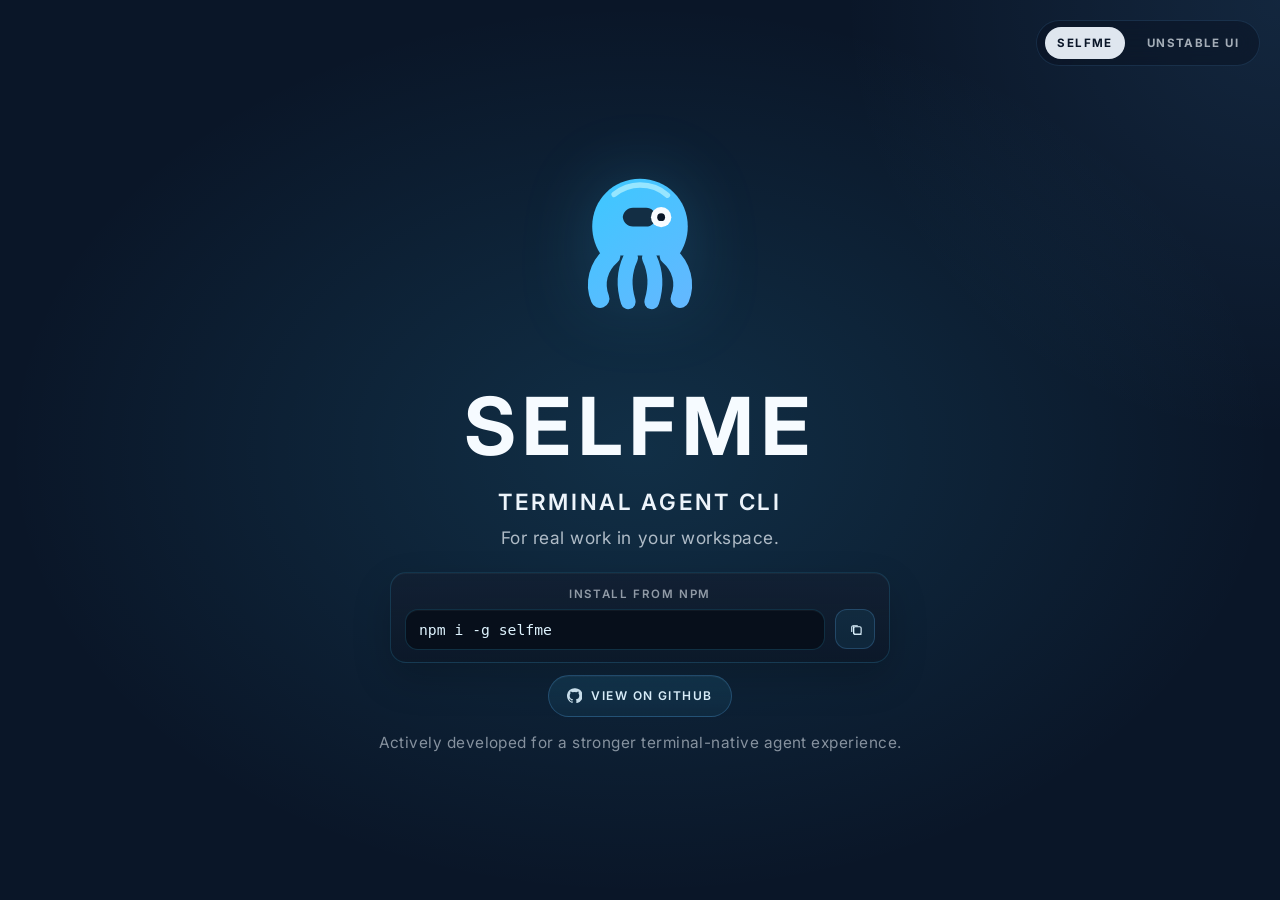
<file: index.html>
<!DOCTYPE html>
<html lang="zh-CN">
<head>
    <meta charset="UTF-8">
    <meta name="viewport" content="width=device-width, initial-scale=1.0">
    <title>SELFME - Terminal Agent CLI</title>
    <link rel="stylesheet" href="style.css">
    <link rel="icon" type="image/svg+xml" href="selfme-mark.svg">
    <link rel="alternate icon" type="image/png" href="favicon.png">
    <link rel="preconnect" href="https://fonts.googleapis.com">
    <link rel="preconnect" href="https://fonts.gstatic.com" crossorigin>
    <link href="https://fonts.googleapis.com/css2?family=Inter:wght@300;400;500;600;700&display=swap" rel="stylesheet">
</head>
<body>
    <nav class="site-switch" aria-label="Site switch">
        <span class="site-switch-link is-active">SELFME</span>
        <a class="site-switch-link" href="./unstable-ui/">Unstable UI</a>
    </nav>
    <div class="container">
        <div class="logo-wrapper">
            <img src="selfme-mark.svg" alt="SELFME mark" class="logo">
        </div>
        <h1 class="brand-name">SELFME</h1>
        <p class="tagline">Terminal Agent CLI</p>
        <p class="status-line">For real work in your workspace.</p>
        <div class="actions">
            <div class="install-card">
                <p class="install-label">Install from npm</p>
                <div class="install-row">
                    <code id="install-command">npm i -g selfme</code>
                    <button class="copy-button" type="button" data-copy-target="install-command" aria-label="Copy install command" title="Copy install command">
                        <svg class="copy-icon copy-icon-default" viewBox="0 0 24 24" aria-hidden="true">
                            <path d="M9 9.75A2.25 2.25 0 0 1 11.25 7.5h7.5A2.25 2.25 0 0 1 21 9.75v7.5a2.25 2.25 0 0 1-2.25 2.25h-7.5A2.25 2.25 0 0 1 9 17.25z"></path>
                            <path d="M15 6H8.25A2.25 2.25 0 0 0 6 8.25V15m3-7.5v9.75A2.25 2.25 0 0 0 11.25 19.5H21"></path>
                        </svg>
                        <svg class="copy-icon copy-icon-success" viewBox="0 0 24 24" aria-hidden="true">
                            <path d="M5 12.5l4.25 4.25L19 7"></path>
                        </svg>
                        <span class="copy-button-text">Copy</span>
                    </button>
                </div>
            </div>
            <div class="link-group">
                <a class="secondary-link" href="https://github.com/SelfMeAI/SelfMe" target="_blank" rel="noreferrer">
                    <svg viewBox="0 0 24 24" aria-hidden="true">
                        <path d="M12 .5a12 12 0 0 0-3.79 23.39c.6.12.82-.26.82-.58l-.02-2.04c-3.34.73-4.04-1.41-4.04-1.41-.54-1.4-1.33-1.77-1.33-1.77-1.09-.77.08-.75.08-.75 1.2.09 1.84 1.25 1.84 1.25 1.08 1.87 2.82 1.33 3.5 1.02.11-.8.42-1.33.77-1.64-2.67-.31-5.47-1.36-5.47-6.03 0-1.33.46-2.42 1.22-3.27-.12-.31-.53-1.56.12-3.24 0 0 1-.33 3.3 1.25a11.3 11.3 0 0 1 6 0c2.29-1.58 3.29-1.25 3.29-1.25.66 1.68.25 2.93.12 3.24.76.85 1.22 1.94 1.22 3.27 0 4.68-2.8 5.72-5.48 6.02.43.38.82 1.12.82 2.26l-.01 3.35c0 .32.22.7.83.58A12 12 0 0 0 12 .5Z"></path>
                    </svg>
                    <span>View on GitHub</span>
                </a>
            </div>
        </div>
        <p class="status-line secondary-status">Actively developed for a stronger terminal-native agent experience.</p>
    </div>
    <script>
        const copyButton = document.querySelector('.copy-button');
        const commandNode = document.getElementById('install-command');

        if (copyButton && commandNode) {
            const labelNode = copyButton.querySelector('.copy-button-text');
            const setCopiedState = (copied) => {
                copyButton.classList.toggle('is-copied', copied);
                copyButton.setAttribute('aria-label', copied ? 'Copied' : 'Copy install command');
                copyButton.setAttribute('title', copied ? 'Copied' : 'Copy install command');
                if (labelNode) {
                    labelNode.textContent = copied ? 'Copied' : 'Copy';
                }
            };

            copyButton.addEventListener('click', async () => {
                try {
                    await navigator.clipboard.writeText(commandNode.textContent.trim());
                    setCopiedState(true);
                    window.setTimeout(() => {
                        setCopiedState(false);
                    }, 1400);
                } catch {
                    setCopiedState(false);
                }
            });
        }
    </script>
</body>
</html>
</file>
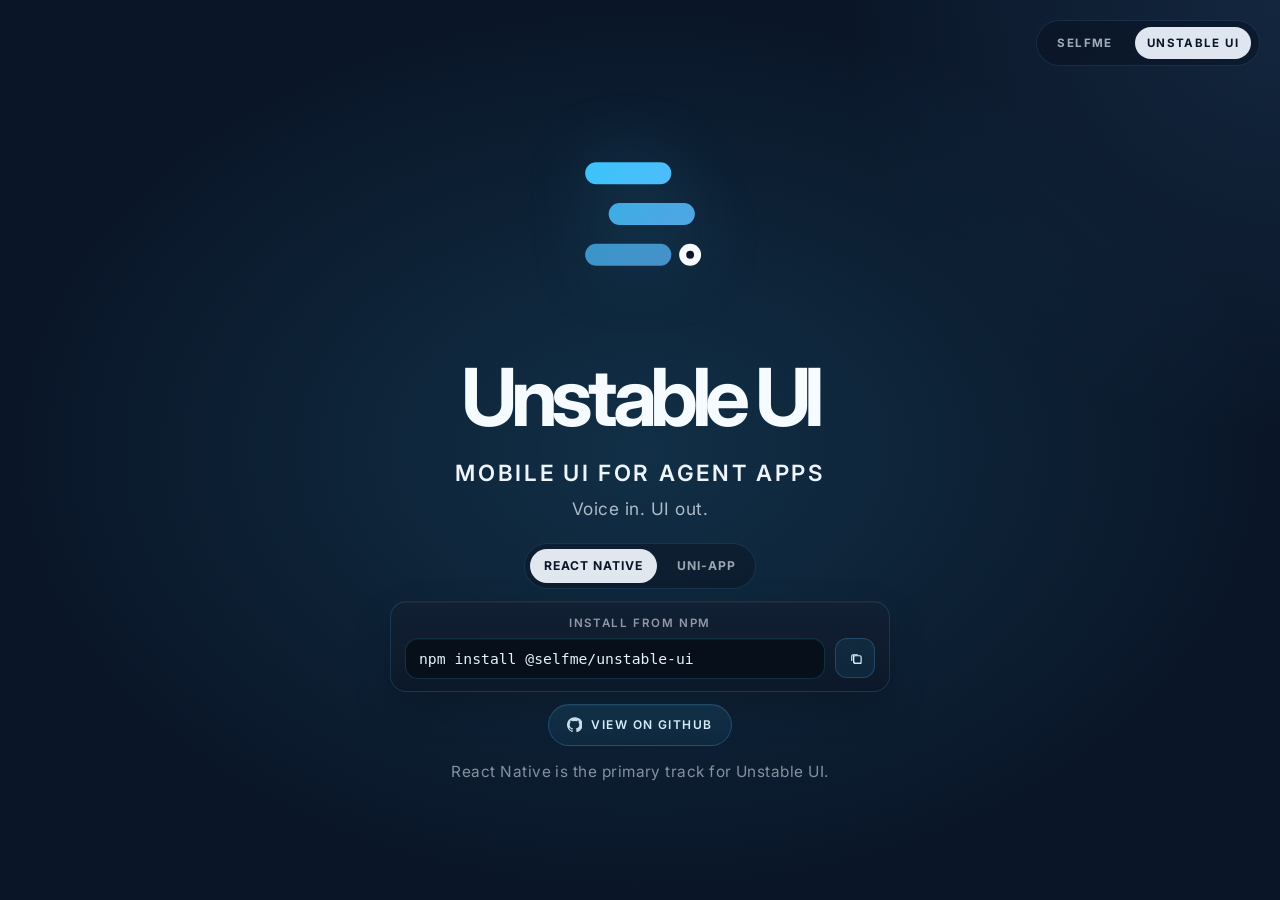
<file: unstable-ui/index.html>
<!DOCTYPE html>
<html lang="en">
<head>
    <meta charset="UTF-8">
    <meta name="viewport" content="width=device-width, initial-scale=1.0">
    <title>Unstable UI - Agent Runtime UI Framework</title>
    <meta name="description" content="Unstable UI is a mobile-first UI runtime for agent and harness driven interfaces.">
    <link rel="stylesheet" href="style.css">
    <link rel="icon" type="image/png" href="../favicon.png">
    <link rel="preconnect" href="https://fonts.googleapis.com">
    <link rel="preconnect" href="https://fonts.gstatic.com" crossorigin>
    <link href="https://fonts.googleapis.com/css2?family=Inter:wght@300;400;500;600;700;800&display=swap" rel="stylesheet">
</head>
<body>
    <nav class="site-switch" aria-label="Site switch">
        <a class="site-switch-link" href="../">SELFME</a>
        <span class="site-switch-link is-active">Unstable UI</span>
    </nav>
    <div class="container">
        <div class="logo-wrapper">
            <img src="mark.svg" alt="Unstable UI mark" class="logo">
        </div>
        <h1 class="brand-name">Unstable UI</h1>
        <p class="tagline">Mobile UI for agent apps</p>
        <p class="status-line">Voice in. UI out.</p>
        <div class="actions">
            <div class="track-switch" aria-label="Implementation track">
                <button class="track-chip is-active" type="button" data-track="react-native" aria-pressed="true">React Native</button>
                <button class="track-chip" type="button" data-track="uni-app" aria-pressed="false">uni-app</button>
            </div>
            <div class="install-card">
                <p class="install-label">Install from npm</p>
                <div class="install-row">
                    <code id="install-command">npm install @selfme/unstable-ui</code>
                    <button class="copy-button" type="button" data-copy-target="install-command" aria-label="Copy install command" title="Copy install command">
                        <svg class="copy-icon copy-icon-default" viewBox="0 0 24 24" aria-hidden="true">
                            <path d="M9 9.75A2.25 2.25 0 0 1 11.25 7.5h7.5A2.25 2.25 0 0 1 21 9.75v7.5a2.25 2.25 0 0 1-2.25 2.25h-7.5A2.25 2.25 0 0 1 9 17.25z"></path>
                            <path d="M15 6H8.25A2.25 2.25 0 0 0 6 8.25V15m3-7.5v9.75A2.25 2.25 0 0 0 11.25 19.5H21"></path>
                        </svg>
                        <svg class="copy-icon copy-icon-success" viewBox="0 0 24 24" aria-hidden="true">
                            <path d="M5 12.5l4.25 4.25L19 7"></path>
                        </svg>
                        <span class="copy-button-text">Copy</span>
                    </button>
                </div>
            </div>
            <div class="link-group">
                <a class="secondary-link" id="github-link" href="https://github.com/SelfMeAI/unstable-ui" target="_blank" rel="noreferrer">
                    <svg viewBox="0 0 24 24" aria-hidden="true">
                        <path d="M12 .5a12 12 0 0 0-3.79 23.39c.6.12.82-.26.82-.58l-.02-2.04c-3.34.73-4.04-1.41-4.04-1.41-.54-1.4-1.33-1.77-1.33-1.77-1.09-.77.08-.75.08-.75 1.2.09 1.84 1.25 1.84 1.25 1.08 1.87 2.82 1.33 3.5 1.02.11-.8.42-1.33.77-1.64-2.67-.31-5.47-1.36-5.47-6.03 0-1.33.46-2.42 1.22-3.27-.12-.31-.53-1.56.12-3.24 0 0 1-.33 3.3 1.25a11.3 11.3 0 0 1 6 0c2.29-1.58 3.29-1.25 3.29-1.25.66 1.68.25 2.93.12 3.24.76.85 1.22 1.94 1.22 3.27 0 4.68-2.8 5.72-5.48 6.02.43.38.82 1.12.82 2.26l-.01 3.35c0 .32.22.7.83.58A12 12 0 0 0 12 .5Z"></path>
                    </svg>
                    <span>View on GitHub</span>
                </a>
            </div>
        </div>
        <p class="status-line secondary-status" id="track-note">React Native is the primary track for Unstable UI.</p>
    </div>
    <script>
        const copyButton = document.querySelector('.copy-button');
        const commandNode = document.getElementById('install-command');
        const githubLink = document.getElementById('github-link');
        const trackNote = document.getElementById('track-note');
        const trackButtons = Array.from(document.querySelectorAll('.track-chip'));
        const tracks = {
            'react-native': {
                command: 'npm install @selfme/unstable-ui',
                github: 'https://github.com/SelfMeAI/unstable-ui',
                note: 'React Native is the primary track for Unstable UI.'
            },
            'uni-app': {
                command: 'npm install @selfme/unstable-ui-uniapp',
                github: 'https://github.com/SelfMeAI/unstable-ui-uniapp',
                note: 'uni-app is the parallel track for Unstable UI.'
            }
        };

        const setCopiedState = (copied) => {
            if (!copyButton) return;
            const labelNode = copyButton.querySelector('.copy-button-text');
            copyButton.classList.toggle('is-copied', copied);
            copyButton.setAttribute('aria-label', copied ? 'Copied' : 'Copy install command');
            copyButton.setAttribute('title', copied ? 'Copied' : 'Copy install command');
            if (labelNode) {
                labelNode.textContent = copied ? 'Copied' : 'Copy';
            }
        };

        const applyTrack = (trackKey) => {
            const track = tracks[trackKey];
            if (!track || !commandNode) return;
            commandNode.textContent = track.command;
            if (githubLink) githubLink.href = track.github;
            if (trackNote) trackNote.textContent = track.note;
            trackButtons.forEach((button) => {
                const isActive = button.dataset.track === trackKey;
                button.classList.toggle('is-active', isActive);
                button.setAttribute('aria-pressed', isActive ? 'true' : 'false');
            });
            setCopiedState(false);
        };

        if (copyButton && commandNode) {
            copyButton.addEventListener('click', async () => {
                try {
                    await navigator.clipboard.writeText(commandNode.textContent.trim());
                    setCopiedState(true);
                    window.setTimeout(() => {
                        setCopiedState(false);
                    }, 1400);
                } catch {
                    setCopiedState(false);
                }
            });
        }

        trackButtons.forEach((button) => {
            button.addEventListener('click', () => applyTrack(button.dataset.track));
        });
    </script>
</body>
</html>
</file>
<file: style.css>
* {
    margin: 0;
    padding: 0;
    box-sizing: border-box;
}

a,
button {
    -webkit-tap-highlight-color: transparent;
}

button {
    appearance: none;
    -webkit-appearance: none;
    font: inherit;
}

a:focus,
button:focus {
    outline: none;
}

a:focus-visible,
button:focus-visible {
    outline: 2px solid rgba(111, 196, 255, 0.72);
    outline-offset: 3px;
}

body {
    font-family: 'Inter', -apple-system, BlinkMacSystemFont, 'Segoe UI', Roboto, sans-serif;
    background: radial-gradient(ellipse at center, rgba(60, 200, 255, 0.14) 0%, transparent 70%), radial-gradient(circle at top right, rgba(99, 184, 255, 0.10), transparent 28%), #0a1628;
    min-height: 100vh;
    display: flex;
    align-items: center;
    justify-content: center;
    overflow: hidden;
}

.logo,
.brand-name,
.tagline,
.status-line,
.install-label,
.copy-button,
.secondary-link,
.site-switch,
.site-switch-link {
    user-select: none;
    -webkit-user-select: none;
}

.container {
    text-align: center;
    padding: 40px 20px;
}

.logo-wrapper {
    margin-bottom: 36px;
}

.logo {
    width: 188px;
    height: 188px;
    filter: drop-shadow(0 0 34px rgba(60, 200, 255, 0.18));
    animation: float 6s ease-in-out infinite;
    object-fit: contain;
}

@keyframes float {
    0%, 100% { transform: translateY(0); }
    50% { transform: translateY(-15px); }
}

.brand-name {
    font-size: clamp(3rem, 8vw, 5rem);
    font-weight: 700;
    letter-spacing: 0.08em;
    color: #f6fbff;
    margin-bottom: 14px;
}

.tagline {
    font-size: clamp(1rem, 2.8vw, 1.4rem);
    font-weight: 600;
    letter-spacing: 0.12em;
    color: #edf4fb;
    margin-bottom: 12px;
    text-transform: uppercase;
}

.status-line {
    font-size: clamp(0.95rem, 2.2vw, 1.08rem);
    color: rgba(237, 244, 251, 0.72);
    letter-spacing: 0.03em;
    margin-bottom: 24px;
}

.secondary-status {
    margin-top: 16px;
    margin-bottom: 0;
    font-size: clamp(0.82rem, 1.9vw, 0.96rem);
    color: rgba(237, 244, 251, 0.54);
}

.install-card {
    width: 100%;
    padding: 14px 14px 12px;
    border: 1px solid rgba(60, 200, 255, 0.16);
    border-radius: 16px;
    background: linear-gradient(180deg, rgba(18, 32, 51, 0.94) 0%, rgba(12, 24, 40, 0.88) 100%);
    box-shadow: 0 16px 38px rgba(0, 0, 0, 0.18), inset 0 1px 0 rgba(255, 255, 255, 0.04);
}

.install-label {
    margin-bottom: 8px;
    font-size: 0.72rem;
    font-weight: 600;
    letter-spacing: 0.14em;
    text-transform: uppercase;
    color: rgba(237, 244, 251, 0.58);
}

.install-row {
    display: flex;
    align-items: center;
    gap: 10px;
}

.install-row code {
    flex: 1;
    min-width: 0;
    padding: 11px 13px;
    border: 1px solid rgba(60, 200, 255, 0.18);
    border-radius: 13px;
    background: rgba(6, 14, 25, 0.84);
    box-shadow: inset 0 1px 0 rgba(255, 255, 255, 0.04);
    font-family: 'SFMono-Regular', 'SF Mono', 'JetBrains Mono', Menlo, monospace;
    font-size: 0.92rem;
    color: #dff4ff;
    text-align: left;
    white-space: nowrap;
    overflow: hidden;
    text-overflow: ellipsis;
}

.copy-button {
    flex: 0 0 auto;
    display: inline-flex;
    align-items: center;
    justify-content: center;
    min-height: 40px;
    min-width: 40px;
    padding: 0;
    border: 1px solid rgba(99, 184, 255, 0.22);
    border-radius: 12px;
    background: rgba(60, 200, 255, 0.08);
    color: #dff4ff;
    white-space: nowrap;
    cursor: pointer;
    transition: transform 180ms ease, border-color 180ms ease, background 180ms ease, color 180ms ease;
}

.copy-button-text {
    display: none;
    line-height: 1;
    font-size: 0.73rem;
    font-weight: 600;
    letter-spacing: 0.08em;
    text-transform: uppercase;
    white-space: nowrap;
}

.copy-button svg {
    width: 15px;
    height: 15px;
    fill: none;
    stroke: currentColor;
    stroke-width: 1.8;
    stroke-linecap: round;
    stroke-linejoin: round;
}

.copy-icon-success {
    stroke-width: 2.1;
}

.copy-icon-success {
    display: none;
}

.copy-button.is-copied {
    border-color: rgba(123, 224, 182, 0.34);
    background: rgba(123, 224, 182, 0.12);
    color: #bff5dd;
}

.copy-button.is-copied .copy-icon-default {
    display: none;
}

.copy-button.is-copied .copy-icon-success {
    display: block;
}

.copy-button:active {
    transform: translateY(0);
}

.actions {
    width: min(500px, calc(100vw - 48px));
    margin: 0 auto;
}

.secondary-link {
    display: inline-flex;
    align-items: center;
    justify-content: center;
    gap: 9px;
    margin-top: 12px;
    min-height: 42px;
    padding: 0 18px;
    border-radius: 999px;
    letter-spacing: 0.12em;
    text-transform: uppercase;
    font-size: 0.75rem;
    font-weight: 600;
    color: rgba(223, 244, 255, 0.96);
    background: linear-gradient(180deg, rgba(60, 200, 255, 0.11) 0%, rgba(60, 200, 255, 0.06) 100%);
    border: 1px solid rgba(99, 184, 255, 0.24);
    box-shadow: inset 0 1px 0 rgba(255, 255, 255, 0.03);
    text-decoration: none;
    transition: transform 180ms ease, border-color 180ms ease, background 180ms ease;
}

.secondary-link svg {
    width: 15px;
    height: 15px;
    fill: currentColor;
    opacity: 0.92;
}

.secondary-link span {
    white-space: nowrap;
}

.link-group {
    display: flex;
    flex-wrap: wrap;
    justify-content: center;
    gap: 10px;
    margin-top: 12px;
}

.secondary-link {
    margin-top: 0;
}


.site-switch {
    position: fixed;
    top: 20px;
    right: 20px;
    display: inline-flex;
    align-items: center;
    gap: 10px;
    padding: 6px 8px;
    border-radius: 999px;
    background: rgba(8, 16, 29, 0.42);
    border: 1px solid rgba(99, 184, 255, 0.14);
    backdrop-filter: blur(12px);
}

.site-switch-link {
    display: inline-flex;
    align-items: center;
    justify-content: center;
    min-height: 32px;
    min-width: 0;
    padding: 0 12px;
    border-radius: 999px;
    color: rgba(237, 244, 251, 0.68);
    text-decoration: none;
    font-size: 0.72rem;
    font-weight: 700;
    letter-spacing: 0.12em;
    text-transform: uppercase;
    white-space: nowrap;
    overflow: hidden;
    text-overflow: ellipsis;
    transition: color 160ms ease, background 160ms ease;
}

.site-switch-link.is-active {
    color: #0a1628;
    background: rgba(237, 244, 251, 0.94);
}

@media (hover: hover) and (pointer: fine) {
    .copy-button:hover {
        transform: translateY(-1px);
        border-color: rgba(99, 184, 255, 0.34);
        background: rgba(60, 200, 255, 0.13);
    }

    .secondary-link:hover {
        transform: translateY(-1px);
        border-color: rgba(99, 184, 255, 0.38);
        background: linear-gradient(180deg, rgba(60, 200, 255, 0.15) 0%, rgba(60, 200, 255, 0.08) 100%);
    }

    .site-switch-link:hover {
        color: rgba(237, 244, 251, 0.96);
    }

    .site-switch-link.is-active:hover {
        color: #0a1628;
        background: rgba(237, 244, 251, 0.98);
    }
}

@media (max-width: 640px) {
    body {
        justify-content: flex-start;
        padding-top: calc(env(safe-area-inset-top, 0px) + 96px);
        padding-bottom: 28px;
        overflow: auto;
    }

    .container {
        width: 100%;
        padding-top: 30px;
    }

    .site-switch {
        left: 50%;
        right: auto;
        top: calc(env(safe-area-inset-top, 0px) + 8px);
        transform: translateX(-50%);
        display: grid;
        grid-template-columns: repeat(2, minmax(0, 1fr));
        gap: 4px;
        width: min(248px, calc(100vw - 28px));
        padding: 4px;
    }

    .site-switch-link {
        min-height: 28px;
        padding: 0 7px;
        font-size: 0.64rem;
        letter-spacing: 0.04em;
    }

    .logo-wrapper {
        margin-bottom: 32px;
    }

    .install-row {
        flex-direction: column;
        align-items: stretch;
    }

    .copy-button {
        width: 100%;
        gap: 8px;
        padding: 0 14px;
        justify-content: center;
    }

    .copy-button-text {
        display: inline;
    }

    .secondary-link {
        width: 100%;
    }
}

@media (max-width: 480px) {
    body {
        padding-top: calc(env(safe-area-inset-top, 0px) + 104px);
    }

    .container {
        padding-top: 34px;
    }

    .logo {
        width: 144px;
        height: 144px;
    }
    
    .brand-name {
        letter-spacing: 0.08em;
    }

    .site-switch {
        width: min(232px, calc(100vw - 24px));
    }
    
    .install-card {
        padding: 13px;
    }

    .secondary-link {
        width: 100%;
    }
}
</file>
<file: unstable-ui/style.css>
* {
    margin: 0;
    padding: 0;
    box-sizing: border-box;
}

a,
button {
    -webkit-tap-highlight-color: transparent;
}

button {
    appearance: none;
    -webkit-appearance: none;
    font: inherit;
}

a:focus,
button:focus {
    outline: none;
}

a:focus-visible,
button:focus-visible {
    outline: 2px solid rgba(111, 196, 255, 0.72);
    outline-offset: 3px;
}

body {
    font-family: 'Inter', -apple-system, BlinkMacSystemFont, 'Segoe UI', Roboto, sans-serif;
    background: radial-gradient(ellipse at center, rgba(60, 200, 255, 0.14) 0%, transparent 70%), radial-gradient(circle at top right, rgba(99, 184, 255, 0.1), transparent 28%), #0a1628;
    min-height: 100vh;
    display: flex;
    align-items: center;
    justify-content: center;
    overflow: hidden;
}

.logo,
.brand-name,
.tagline,
.status-line,
.install-label,
.track-switch,
.track-chip,
.copy-button,
.secondary-link,
.site-switch,
.site-switch-link {
    user-select: none;
    -webkit-user-select: none;
}

.container {
    text-align: center;
    padding: 40px 20px;
}

.logo-wrapper {
    margin-bottom: 36px;
}

.logo {
    width: 188px;
    height: 188px;
    filter: drop-shadow(0 0 34px rgba(60, 200, 255, 0.2));
    animation: float 6s ease-in-out infinite;
}

@keyframes float {
    0%, 100% { transform: translateY(0); }
    50% { transform: translateY(-15px); }
}

.brand-name {
    font-size: clamp(3rem, 8vw, 5rem);
    font-weight: 700;
    letter-spacing: -0.08em;
    color: #f6fbff;
    margin-bottom: 14px;
}

.tagline {
    font-size: clamp(1rem, 2.8vw, 1.4rem);
    font-weight: 600;
    letter-spacing: 0.12em;
    color: #edf4fb;
    margin-bottom: 12px;
    text-transform: uppercase;
}

.status-line {
    font-size: clamp(0.95rem, 2.2vw, 1.08rem);
    color: rgba(237, 244, 251, 0.72);
    letter-spacing: 0.03em;
    margin-bottom: 24px;
}

.secondary-status {
    margin-top: 16px;
    margin-bottom: 0;
    font-size: clamp(0.82rem, 1.9vw, 0.96rem);
    color: rgba(237, 244, 251, 0.54);
}

.actions {
    width: min(500px, calc(100vw - 48px));
    margin: 0 auto;
}

.track-switch {
    display: inline-flex;
    align-items: center;
    gap: 6px;
    margin-bottom: 12px;
    padding: 5px;
    border-radius: 999px;
    background: rgba(8, 16, 29, 0.4);
    border: 1px solid rgba(99, 184, 255, 0.14);
}

.track-chip {
    border: 0;
    min-height: 34px;
    padding: 0 14px;
    border-radius: 999px;
    background: transparent;
    color: rgba(237, 244, 251, 0.64);
    font-size: 0.76rem;
    font-weight: 700;
    letter-spacing: 0.08em;
    text-transform: uppercase;
    cursor: pointer;
    transition: background 160ms ease, color 160ms ease;
}

.track-chip.is-active {
    background: rgba(237, 244, 251, 0.94);
    color: #0a1628;
}

.install-card {
    width: 100%;
    padding: 14px 14px 12px;
    border: 1px solid rgba(60, 200, 255, 0.16);
    border-radius: 16px;
    background: linear-gradient(180deg, rgba(18, 32, 51, 0.94) 0%, rgba(12, 24, 40, 0.88) 100%);
    box-shadow: 0 16px 38px rgba(0, 0, 0, 0.18), inset 0 1px 0 rgba(255, 255, 255, 0.04);
}

.install-label {
    margin-bottom: 8px;
    font-size: 0.72rem;
    font-weight: 600;
    letter-spacing: 0.14em;
    text-transform: uppercase;
    color: rgba(237, 244, 251, 0.58);
}

.install-row {
    display: flex;
    align-items: center;
    gap: 10px;
}

.install-row code {
    flex: 1;
    min-width: 0;
    padding: 11px 13px;
    border: 1px solid rgba(60, 200, 255, 0.18);
    border-radius: 13px;
    background: rgba(6, 14, 25, 0.84);
    box-shadow: inset 0 1px 0 rgba(255, 255, 255, 0.04);
    font-family: 'SFMono-Regular', 'SF Mono', 'JetBrains Mono', Menlo, monospace;
    font-size: 0.92rem;
    color: #dff4ff;
    text-align: left;
    white-space: nowrap;
    overflow: hidden;
    text-overflow: ellipsis;
}

.copy-button {
    flex: 0 0 auto;
    display: inline-flex;
    align-items: center;
    justify-content: center;
    min-height: 40px;
    min-width: 40px;
    padding: 0;
    border: 1px solid rgba(99, 184, 255, 0.22);
    border-radius: 12px;
    background: rgba(60, 200, 255, 0.08);
    color: #dff4ff;
    white-space: nowrap;
    cursor: pointer;
    transition: transform 180ms ease, border-color 180ms ease, background 180ms ease, color 180ms ease;
}

.copy-button-text {
    display: none;
    line-height: 1;
    font-size: 0.73rem;
    font-weight: 600;
    letter-spacing: 0.08em;
    text-transform: uppercase;
    white-space: nowrap;
}

.copy-button svg {
    width: 15px;
    height: 15px;
    fill: none;
    stroke: currentColor;
    stroke-width: 1.8;
    stroke-linecap: round;
    stroke-linejoin: round;
}

.copy-icon-success {
    display: none;
    stroke-width: 2.1;
}

.copy-button.is-copied {
    border-color: rgba(123, 224, 182, 0.34);
    background: rgba(123, 224, 182, 0.12);
    color: #bff5dd;
}

.copy-button.is-copied .copy-icon-default {
    display: none;
}

.copy-button.is-copied .copy-icon-success {
    display: block;
}

.copy-button:active {
    transform: translateY(0);
}

.link-group {
    display: flex;
    justify-content: center;
    margin-top: 12px;
}

.secondary-link {
    display: inline-flex;
    align-items: center;
    justify-content: center;
    gap: 9px;
    min-height: 42px;
    padding: 0 18px;
    border-radius: 999px;
    letter-spacing: 0.12em;
    text-transform: uppercase;
    font-size: 0.75rem;
    font-weight: 600;
    color: rgba(223, 244, 255, 0.96);
    background: linear-gradient(180deg, rgba(60, 200, 255, 0.11) 0%, rgba(60, 200, 255, 0.06) 100%);
    border: 1px solid rgba(99, 184, 255, 0.24);
    box-shadow: inset 0 1px 0 rgba(255, 255, 255, 0.03);
    text-decoration: none;
    transition: transform 180ms ease, border-color 180ms ease, background 180ms ease;
}

.secondary-link svg {
    width: 15px;
    height: 15px;
    fill: currentColor;
    opacity: 0.92;
}

.secondary-link span {
    white-space: nowrap;
}

.site-switch {
    position: fixed;
    top: 20px;
    right: 20px;
    display: inline-flex;
    align-items: center;
    gap: 10px;
    padding: 6px 8px;
    border-radius: 999px;
    background: rgba(8, 16, 29, 0.42);
    border: 1px solid rgba(99, 184, 255, 0.14);
    backdrop-filter: blur(12px);
}

.site-switch-link {
    display: inline-flex;
    align-items: center;
    justify-content: center;
    min-height: 32px;
    min-width: 0;
    padding: 0 12px;
    border-radius: 999px;
    color: rgba(237, 244, 251, 0.68);
    text-decoration: none;
    font-size: 0.72rem;
    font-weight: 700;
    letter-spacing: 0.12em;
    text-transform: uppercase;
    white-space: nowrap;
    overflow: hidden;
    text-overflow: ellipsis;
    transition: color 160ms ease, background 160ms ease;
}

.site-switch-link.is-active {
    color: #0a1628;
    background: rgba(237, 244, 251, 0.94);
}

@media (hover: hover) and (pointer: fine) {
    .copy-button:hover {
        transform: translateY(-1px);
        border-color: rgba(99, 184, 255, 0.34);
        background: rgba(60, 200, 255, 0.13);
    }

    .secondary-link:hover {
        transform: translateY(-1px);
        border-color: rgba(99, 184, 255, 0.38);
        background: linear-gradient(180deg, rgba(60, 200, 255, 0.15) 0%, rgba(60, 200, 255, 0.08) 100%);
    }

    .site-switch-link:hover {
        color: rgba(237, 244, 251, 0.96);
    }

    .site-switch-link.is-active:hover {
        color: #0a1628;
        background: rgba(237, 244, 251, 0.98);
    }
}

@media (max-width: 640px) {
    body {
        justify-content: flex-start;
        padding-top: calc(env(safe-area-inset-top, 0px) + 96px);
        padding-bottom: 28px;
        overflow: auto;
    }

    .container {
        width: 100%;
        padding-top: 30px;
    }

    .site-switch {
        left: 50%;
        right: auto;
        top: calc(env(safe-area-inset-top, 0px) + 8px);
        transform: translateX(-50%);
        display: grid;
        grid-template-columns: repeat(2, minmax(0, 1fr));
        gap: 4px;
        width: min(248px, calc(100vw - 28px));
        padding: 4px;
    }

    .site-switch-link {
        min-height: 28px;
        padding: 0 7px;
        font-size: 0.64rem;
        letter-spacing: 0.04em;
    }

    .track-switch {
        width: 100%;
        display: grid;
        grid-template-columns: repeat(2, minmax(0, 1fr));
        gap: 6px;
    }

    .track-chip {
        min-width: 0;
        padding: 0 10px;
        justify-content: center;
        white-space: nowrap;
        overflow: hidden;
        text-overflow: ellipsis;
        letter-spacing: 0.06em;
    }

    .install-row {
        flex-direction: column;
        align-items: stretch;
    }

    .copy-button {
        width: 100%;
        gap: 8px;
        padding: 0 14px;
        justify-content: center;
    }

    .copy-button-text {
        display: inline;
    }

    .secondary-link {
        width: 100%;
    }
}

@media (max-width: 480px) {
    body {
        padding-top: calc(env(safe-area-inset-top, 0px) + 104px);
    }

    .container {
        padding-top: 34px;
    }

    .logo {
        width: 146px;
        height: 146px;
    }

    .site-switch {
        width: min(232px, calc(100vw - 24px));
    }

    .install-card {
        padding: 13px;
    }

    .secondary-link {
        width: 100%;
    }
}
</file>
